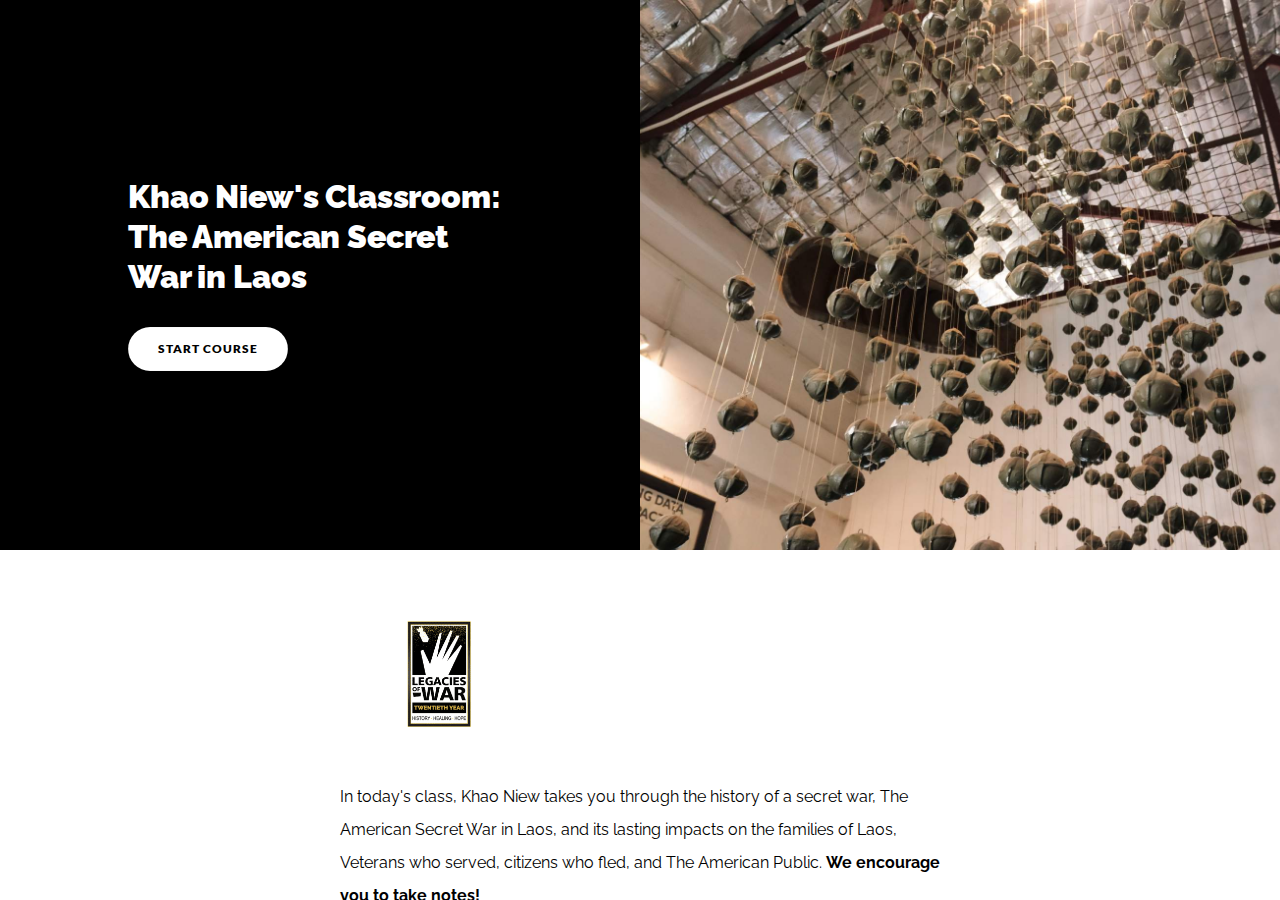
<file: Articulate360_Content/index.html>
<!DOCTYPE html>
<html lang="en" class="">
  <head>
    <meta http-equiv="X-UA-Compatible" content="IE=edge,chrome=1">
    <meta name="viewport" content="width=device-width, initial-scale=1">
    <meta charset="utf-8">

    <title>Khao Niew&#39;s Classroom: The American Secret War in Laos</title>

    <link type="text/css" rel="stylesheet" href="lib/icomoon.css">
    <script type="text/javascript" src="lib/player-0.0.11.min.js"></script>
    <script type="text/javascript" src="lib/lzwcompress.js"></script>

    <!-- Resize Hack -->
    <script type="text/javascript">
      window.resizeTo(screen.width, screen.height);
    </script>
    
    <!--[if lt IE 9]>
    <script src="//html5shiv.googlecode.com/svn/trunk/html5.js"></script>
    <![endif]-->

    <script id="__ENTRY__" type="application/json">
      {".js":["rise/2f813331.js"]}
    </script>

    <script id="__REMOTE_ENTRIES__" type="application/json">
      {"mondrian":{".js":["mondrian/entry.js"]}}
    </script>

    <script>
      (function() {
        const jsonp = {}

        function loadModule(manifest) {
          const p = []

          if (manifest['.css'] != null) {
            for (var idx = 0; idx < manifest['.css'].length; idx++) {
              p.push(new Promise((resolve, reject) => {
                var link = document.createElement('link')
                link.onload = resolve
                link.onerror = reject
                link.rel = 'stylesheet'
                link.href = 'lib/' + manifest['.css'][idx]
                document.body.appendChild(link)
              }))
            }
          }

          if (manifest['.js'] != null) {
            for (var idx = 0; idx < manifest['.js'].length; idx++) {
              p.push(new Promise((resolve, reject) => {
                var script = document.createElement('script')
                script.onload = resolve
                script.onerror = reject
                script.src = 'lib/' + manifest['.js'][idx]
                document.body.appendChild(script)
              }))
            }
          }

          return Promise.all(p)
        }

        function deserialize(str) {
          const buffer = Uint8Array.from(atob(str), c => c.charCodeAt(0))
          const json = new TextDecoder().decode(buffer)
          const result = JSON.parse(json)
          return result
        }

        function __loadEntry() {
          return loadModule(JSON.parse(document.getElementById('__ENTRY__').textContent))
        }

        function __loadRemoteEntry(name) {
          const manifest = JSON.parse(document.getElementById('__REMOTE_ENTRIES__').textContent)
          if (manifest[name] == null) throw new Error(`Missing manifest for remote entry "${name}".`)
          return loadModule(manifest[name])
        }
        
        async function __loadJsonp(id, path) {
          try {
            return await new Promise((resolve, reject) => {
              try {
                jsonp[id] = resolve
                const script = document.createElement('script')
                script.onerror = reject
                script.src = `./${path}`
                document.head.appendChild(script)
              } catch (err) {
                reject(err)
              }
            })
          } finally {
            delete jsonp[id]
          }
        }

        function __resolveJsonp(id, data) {
          const resolve = jsonp[id]
          if (typeof resolve !== 'function') {
            throw new Error(`Could not load JSONP "${id}"`)
          }
          resolve(data)
        }

        async function __fetchCourse(name) {
          name = name == null ? window.i18n.default : name
          if (!window.i18n.available.includes(name)) {
            console.warn(`Could not load locale "${name}"`)
            name = window.i18n.available[0]
          }
          const encoded = await __loadJsonp(`course:${name}`, `locales/${name}.js`)
          const courseData = deserialize(encoded)
          return courseData
        }

        window.__loadEntry = __loadEntry
        window.__loadRemoteEntry = __loadRemoteEntry
        window.__loadJsonp = __loadJsonp
        window.__resolveJsonp = __resolveJsonp
        window.__fetchCourse = __fetchCourse
      })()
    </script>
  </head>
  <body>
    <div id="app"></div>
    <script type="text/javascript">
  (function(root) {
    window.i18n = {"available":["und"],"default":"und"};
    window.partnerContent = [];

    function isExport() {
      return true;
    }

    function resolvePath(path) {
      return ('assets/').concat(path);
    }

    function resolveFontPath(font) {
      return ('lib/fonts/').concat(font.key.split('/').reverse()[0]);
    }

    function fetchAvailableLocales() {
      return window.i18n
    }

    root.Runtime = {
      fetch: window.__fetchCourse,
      fetchAvailableLocales: fetchAvailableLocales,
      isExport: isExport,
      resolvePath: resolvePath,
      resolveFontPath: resolveFontPath
    };
  }(window));
</script>

    
    <script>__loadEntry()</script>
    
  </body>
</html>
</file>
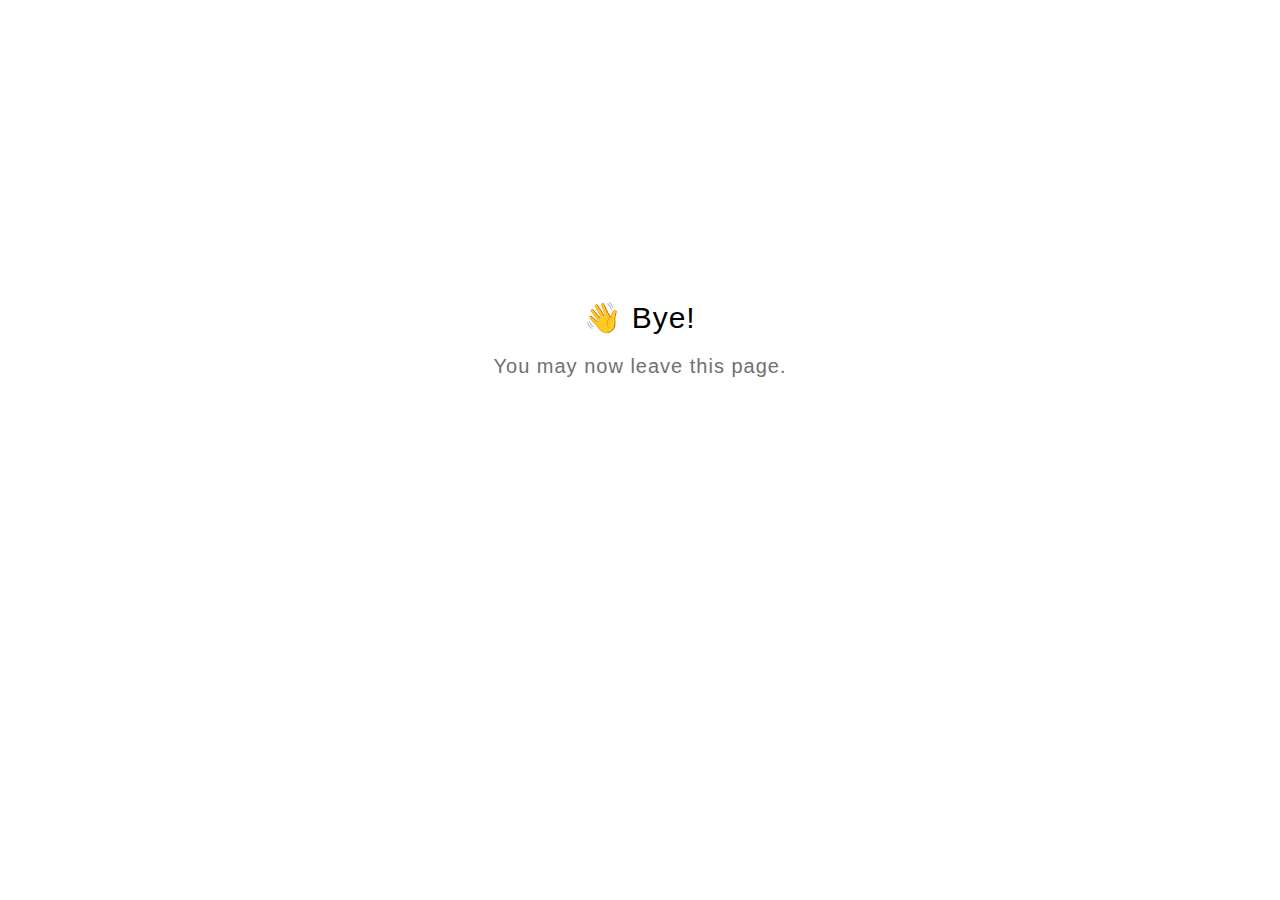
<file: goodbye.html>
<!DOCTYPE html>
<html lang="en">
  <head>
    <title>Goodbye</title>
    <meta charset="utf-8" lang="en">
    <style>
      html {
        font-size: 20px;
        font-family: 'lato', sans-serif;
        font-weight: lighter;
        letter-spacing: 0.05rem;
      }

      .goodbye-container {
        text-align: center;
        margin-top: 15rem;
      }

      .bye-message {
        font-size: 1.5rem;
      }

      .exit-text {
        color: #707070;
        margin-top: 1rem;
      }
    </style>
  </head>
  <body>
    <div class="goodbye-container">
      <div class="bye-message">👋 Bye!</div>
      <div class="exit-text">You may now leave this page.</div>
    </div>
  </body>
</html>
</file>
<file: Articulate360_Content/lib/icomoon.css>
@font-face {
	font-family: 'icomoon';
	src:  url('fonts/icomoon.ttf') format('truetype'),
				url('fonts/icomoon.woff') format('woff');
	font-weight: normal;
	font-style: normal;
}

[class^="icon-"], [class*=" icon-"] {
	/* use !important to prevent issues with browser extensions that change fonts */
	font-family: 'icomoon' !important;
	speak: none;
	font-style: normal;
	font-weight: normal;
	font-variant: normal;
	text-transform: none;
	line-height: 1;

	/* Better Font Rendering =========== */
	-webkit-font-smoothing: antialiased;
	-moz-osx-font-smoothing: grayscale;
}

.icon-edit-author-name:before {
	content: "\e976";
}
.icon-lock:before {
	content: "\e977";
}
.icon-checkmark-valid:before {
	content: "\e95d";
}
.icon-close-media-panel:before {
	content: "\e95e";
}
.icon-trash4:before {
	content: "\e95f";
}
.icon-x-invalid-url:before {
	content: "\e960";
}
.icon-attach2:before {
	content: "\e961";
}
.icon-bold:before {
	content: "\e962";
}
.icon-fontcolor:before {
	content: "\e963";
}
.icon-fontsize:before {
	content: "\e964";
}
.icon-italic:before {
	content: "\e965";
}
.icon-link:before {
	content: "\e966";
}
.icon-orderedlist:before {
	content: "\e967";
}
.icon-quote:before {
	content: "\e968";
}
.icon-unorderedlist:before {
	content: "\e969";
}
.icon-feedback:before {
	content: "\e910";
}
.icon-review:before {
	content: "\e911";
}
.icon-customizable:before {
	content: "\e908";
}
.icon-design:before {
	content: "\e909";
}
.icon-interactions:before {
	content: "\e90a";
}
.icon-questions:before {
	content: "\e90b";
}
.icon-scenarios2:before {
	content: "\e90c";
}
.icon-slides:before {
	content: "\e90d";
}
.icon-desktop:before {
	content: "\e902";
}
.icon-expressions:before {
	content: "\e903";
}
.icon-poses:before {
	content: "\e904";
}
.icon-retina:before {
	content: "\e905";
}
.icon-scenarios:before {
	content: "\e906";
}
.icon-transparency:before {
	content: "\e907";
}
.icon-Master-01:before {
	content: "\e934";
}
.icon-Master-02:before {
	content: "\e93a";
}
.icon-Master-03:before {
	content: "\e939";
}
.icon-Master-04:before {
	content: "\e936";
}
.icon-Master-05:before {
	content: "\e93b";
}
.icon-Master-06:before {
	content: "\e935";
}
.icon-Master-07:before {
	content: "\e937";
}
.icon-Master-08:before {
	content: "\e938";
}
.icon-Master-09:before {
	content: "\e922";
}
.icon-Master-10:before {
	content: "\e926";
}
.icon-Master-11:before {
	content: "\e924";
}
.icon-Master-12:before {
	content: "\e928";
}
.icon-Master-13:before {
	content: "\e923";
}
.icon-Master-14:before {
	content: "\e925";
}
.icon-Master-15:before {
	content: "\e929";
}
.icon-Master-16:before {
	content: "\e927";
}
.icon-Master-17:before {
	content: "\e92b";
}
.icon-Master-18:before {
	content: "\e92c";
}
.icon-Master-19:before {
	content: "\e92d";
}
.icon-Master-20:before {
	content: "\e92e";
}
.icon-Master-21:before {
	content: "\e92f";
}
.icon-Master-22:before {
	content: "\e930";
}
.icon-Master-23:before {
	content: "\e931";
}
.icon-Master-24:before {
	content: "\e932";
}
.icon-Master-25:before {
	content: "\e933";
}
.icon-Master-26:before {
	content: "\e92a";
}
.icon-check-circle:before {
	content: "\e803";
}
.icon-trash:before {
	content: "\e804";
}
.icon-rotation:before {
	content: "\e91a";
}
.icon-vector:before {
	content: "\e91b";
}
.icon-mute:before {
	content: "\e90e";
}
.icon-volume:before {
	content: "\e90f";
}
.icon-logo:before {
	content: "\e805";
}
.icon-share:before {
	content: "\e801";
}
.icon-sorting:before {
	content: "\e91c";
}
.icon-more:before {
	content: "\e91d";
}
.icon-copy:before {
	content: "\e951";
}
.icon-clock:before {
	content: "\e915";
}
.icon-quotes-left:before {
	content: "\e918";
}
.icon-list-numbered:before {
	content: "\e916";
}
.icon-list2:before {
	content: "\e917";
}
.icon-plus:before {
	content: "\e60a";
}
.icon-info:before {
	content: "\e974";
}
.icon-cross:before {
	content: "\e913";
}
.icon-checkmark:before {
	content: "\e975";
}
.icon-arrow-up2:before {
	content: "\e959";
}
.icon-arrow-down2:before {
	content: "\e95a";
}
.icon-sort-alpha-asc:before {
	content: "\e912";
}
.icon-rtf:before {
	content: "\e94b";
}
.icon-doc:before {
	content: "\e94a";
}
.icon-pdf:before {
	content: "\e94c";
}
.icon-ppt:before {
	content: "\e94d";
}
.icon-file:before {
	content: "\e94e";
}
.icon-xls:before {
	content: "\e94f";
}
.icon-zip:before {
	content: "\e950";
}
.icon-file-alt:before {
	content: "\e944";
}
.icon-doc-alt:before {
	content: "\e943";
}
.icon-pdf-alt:before {
	content: "\e945";
}
.icon-ppt-alt:before {
	content: "\e946";
}
.icon-rtf-alt:before {
	content: "\e947";
}
.icon-xls-alt:before {
	content: "\e948";
}
.icon-zip-alt:before {
	content: "\e949";
}
.icon-attach:before {
	content: "\e942";
}
.icon-reload:before {
	content: "\e941";
}
.icon-trash2:before {
	content: "\e60d";
}
.icon-arrow-left:before {
	content: "\e608";
}
.icon-arrow-right:before {
	content: "\e609";
}
.icon-check-alt:before {
	content: "\e606";
}
.icon-password-view:before {
	content: "\e972";
}
.icon-password-hide:before {
	content: "\e973";
}
.icon-view-grid:before {
	content: "\e96c";
}
.icon-grid-view:before {
	content: "\e96c";
}
.icon-view-list:before {
	content: "\e96d";
}
.icon-list-view:before {
	content: "\e96d";
}
.icon-blocks:before {
	content: "\e95b";
}
.icon-list3:before {
	content: "\e95c";
}
.icon-export:before {
	content: "\e958";
}
.icon-screencast:before {
	content: "\e957";
}
.icon-cursor:before {
	content: "\e956";
}
.icon-documents:before {
	content: "\e952";
}
.icon-duplicate:before {
	content: "\e952";
}
.icon-trash3:before {
	content: "\e953";
}
.icon-Article:before {
	content: "\e93c";
}
.icon-Interaction:before {
	content: "\e93d";
}
.icon-Quiz:before {
	content: "\e93e";
}
.icon-Video:before {
	content: "\e93f";
}
.icon-trashcan:before {
	content: "\e921";
}
.icon-marker_style:before {
	content: "\e920";
}
.icon-photo:before {
	content: "\e91f";
}
.icon-microphone:before {
	content: "\e91e";
}
.icon-plus2:before {
	content: "\e800";
}
.icon-processing:before {
	content: "\e607";
}
.icon-menu:before {
	content: "\e602";
}
.icon-headset:before {
	content: "\e603";
}
.icon-list:before {
	content: "\e604";
}
.icon-video:before {
	content: "\e605";
}
.icon-mail:before {
	content: "\e954";
}
.icon-remove:before {
	content: "\e955";
}
.icon-up-level-2:before {
	content: "\e96e";
}
.icon-up-level-list-2:before {
	content: "\e96f";
}
.icon-plus-circle:before {
	content: "\e802";
}
.icon-up-level:before {
	content: "\e970";
}
.icon-up-level-list:before {
	content: "\e971";
}
.icon-eye:before {
	content: "\e96b";
}
.icon-tick:before {
	content: "\e900";
}
.icon-check:before {
	content: "\e901";
}
.icon-link-alt:before {
	content: "\e919";
}
.icon-chevron-down:before {
	content: "\e60b";
}
.icon-chevron-up:before {
	content: "\e60c";
}
.icon-chevron-left:before {
	content: "\e600";
}
.icon-chevron:before {
	content: "\e601";
}
.icon-chevron-right:before {
	content: "\e601";
}
.icon-close-small:before {
	content: "\e940";
}
.icon-pie-chart:before {
	content: "\e914";
}
.icon-alert:before {
	content: "\e96a";
}
</file>
